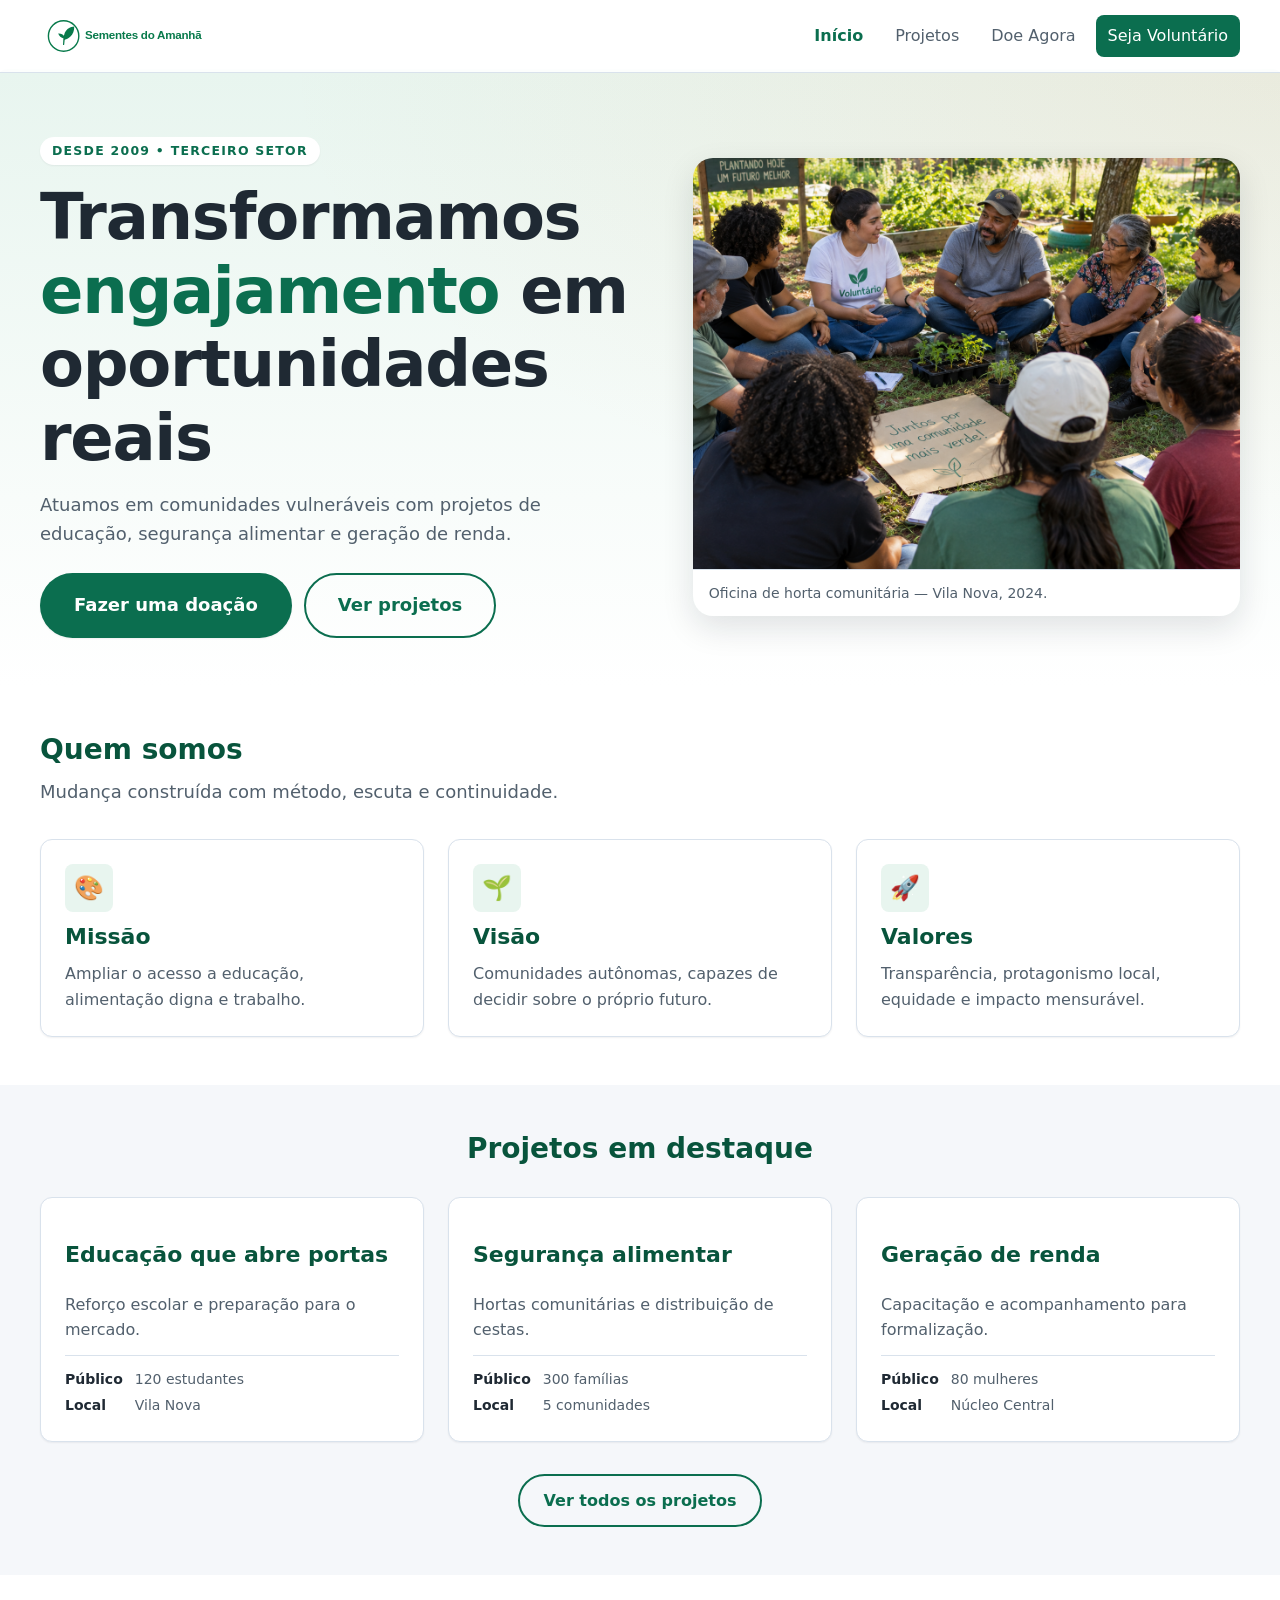
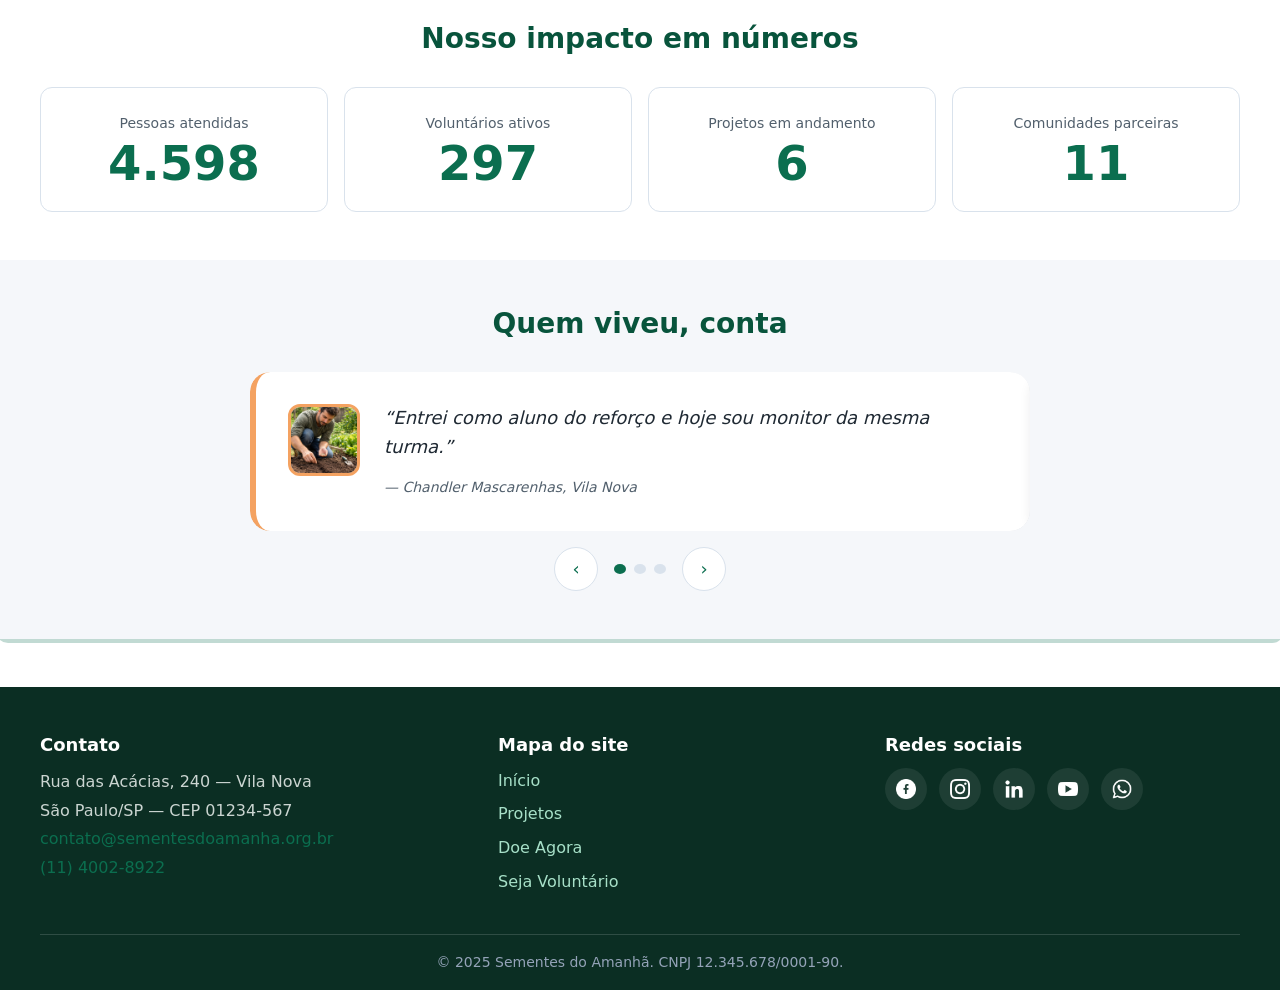
<file: index.html>
<!DOCTYPE html>
<html lang="pt-BR">
<head>
  <meta charset="UTF-8">
  <meta name="viewport" content="width=device-width, initial-scale=1.0">
  <meta name="description" content="ONG Sementes do Amanhã: educação, segurança alimentar e geração de renda.">
  <meta name="theme-color" content="#0b6e4f">
  <title>Sementes do Amanhã</title>
  <link rel="icon" type="image/svg+xml" href="assets/img/icones/sementes_do_amanha_logo.svg">
  <link rel="stylesheet" href="css/base.css">
  <link rel="stylesheet" href="css/layout.css">
  <link rel="stylesheet" href="css/components.css">
</head>
<body>

  <a class="skip-link" href="#main">Pular para o conteúdo principal</a>

  <header class="header" role="banner">
    <div class="container header__inner">
      <a class="header__logo" href="#/" data-link aria-label="Sementes do Amanhã — página inicial">
        <img src="assets/img/icones/sementes_do_amanha_logo.svg" alt="Logotipo Sementes do Amanhã" width="160" height="44">
      </a>

      <button class="header__toggle" type="button" aria-expanded="false" aria-controls="menu-principal" aria-label="Abrir menu">
        <span class="sr-only">Menu</span>
      </button>

      <nav class="nav" id="menu-principal" data-open="false" aria-label="Navegação principal">
        <ul class="nav__list">
          <li><a class="nav__link" href="#/" data-link>Início</a></li>
          <li><a class="nav__link" href="#/projetos" data-link>Projetos</a></li>
          <li><a class="nav__link" href="#/doacao" data-link>Doe Agora</a></li>
          <li><a class="nav__link nav__link--cta" href="#/voluntario" data-link>Seja Voluntário</a></li>
        </ul>
      </nav>
    </div>
  </header>

  <main id="main" class="main" tabindex="-1" aria-live="polite">
    <p class="sr-only" role="status" aria-live="polite" data-route-announcer></p>
    <!-- As views são injetadas aqui pelo router -->
  </main>

  <footer class="footer" role="contentinfo">
    <div class="container">
      <div class="footer__grid">
        <div>
          <h2 class="footer__title">Contato</h2>
          <address>
            Rua das Acácias, 240 — Vila Nova<br>
            São Paulo/SP — CEP 01234-567<br>
            <a href="mailto:contato@sementesdoamanha.org.br">contato@sementesdoamanha.org.br</a><br>
            <a href="tel:+551140028922">(11) 4002-8922</a>
          </address>
        </div>

        <nav aria-labelledby="footer-mapa">
          <h2 class="footer__title" id="footer-mapa">Mapa do site</h2>
          <ul class="footer__list">
            <li><a href="#/" data-link>Início</a></li>
            <li><a href="#/projetos" data-link>Projetos</a></li>
            <li><a href="#/doacao" data-link>Doe Agora</a></li>
            <li><a href="#/voluntario" data-link>Seja Voluntário</a></li>
          </ul>
        </nav>

        <div>
          <h2 class="footer__title">Redes sociais</h2>
          <ul class="social">
            <li><a class="social__link" href="#" aria-label="Facebook"><img src="assets/img/og/facebook.png" alt="" width="20" height="20" loading="lazy"></a></li>
            <li><a class="social__link" href="#" aria-label="Instagram"><img src="assets/img/og/instagram.png" alt="" width="20" height="20" loading="lazy"></a></li>
            <li><a class="social__link" href="#" aria-label="LinkedIn"><img src="assets/img/og/linkedin.png" alt="" width="20" height="20" loading="lazy"></a></li>
            <li><a class="social__link" href="#" aria-label="YouTube"><img src="assets/img/og/youtube.png" alt="" width="20" height="20" loading="lazy"></a></li>
            <li><a class="social__link" href="#" aria-label="WhatsApp"><img src="assets/img/og/whatsapp.png" alt="" width="20" height="20" loading="lazy"></a></li>
          </ul>
        </div>
      </div>
      <p class="footer__bottom">© 2025 Sementes do Amanhã. CNPJ 12.345.678/0001-90.</p>
    </div>
  </footer>

  <div class="toast" role="status" aria-live="polite" data-toast></div>

  <!-- Templates nativos usados pelo JavaScript -->
  <template id="tpl-card-projeto">
    <article class="card project-card">
      <span class="project-card__badge" data-badge></span>
      <h3 class="card__title" data-title></h3>
      <p class="card__text" data-text></p>
      <dl class="project-card__meta">
        <dt>Público</dt><dd data-publico></dd>
        <dt>Local</dt><dd data-local></dd>
      </dl>
    </article>
  </template>

  <template id="tpl-slide-depoimento">
    <blockquote class="carousel__slide">
      <img data-avatar alt="" width="72" height="72" loading="lazy">
      <div>
        <p class="carousel__quote" data-quote></p>
        <cite class="carousel__author" data-author></cite>
      </div>
    </blockquote>
  </template>

  <template id="tpl-historico-item">
    <li class="history__item">
      <strong data-tipo></strong>
      <span data-resumo></span>
      <time data-data></time>
    </li>
  </template>

  <script type="module" src="js/app.js"></script>
</body>
</html>
</file>
<file: css/base.css>
/* =========================================================
   base.css — reset + design tokens
   ========================================================= */

/* ---------------------------------------------------------
   1. Design tokens
   --------------------------------------------------------- */
:root {
  /* Cores — marca */
  --color-primary:        #0b6e4f;
  --color-primary-dark:   #08543c;
  --color-primary-light:  #e8f5ef;
  --color-secondary:      #f4a261;
  --color-secondary-dark: #e08c4a;
  --color-accent:         #2d6a4f;

  /* Cores — neutras */
  --color-text:        #1f2933;
  --color-text-soft:   #52606d;
  --color-text-invert: #ffffff;
  --color-bg:          #ffffff;
  --color-bg-soft:     #f5f7fa;
  --color-bg-dark:     #0b2e23;
  --color-border:      #d9e2ec;

  /* Cores — feedback */
  --color-error:   #c0392b;
  --color-success: #10b981;
  --color-warning: #f59e0b;
  --color-info:    #3b82f6;

  /* Tipografia */
  --font-sans: system-ui, -apple-system, "Segoe UI", Roboto, Ubuntu, sans-serif;
  --fs-xs:   0.78rem;
  --fs-sm:   0.875rem;
  --fs-base: 1rem;
  --fs-lg:   1.125rem;
  --fs-xl:   1.375rem;
  --fs-2xl:  1.75rem;
  --fs-3xl:  clamp(2rem, 4vw + 1rem, 3rem);
  --fs-4xl:  clamp(2.5rem, 6vw + 1rem, 4rem);
  --lh-tight: 1.15;
  --lh-base:  1.6;

  /* Espaçamento — escala 4/8/12/16/24/32/48/64 */
  --sp-1: 0.25rem;
  --sp-2: 0.5rem;
  --sp-3: 0.75rem;
  --sp-4: 1rem;
  --sp-5: 1.5rem;
  --sp-6: 2rem;
  --sp-7: 3rem;
  --sp-8: 4rem;

  /* Layout */
  --container-max: 1200px;
  --radius-sm:  8px;
  --radius-md:  12px;
  --radius-lg:  20px;
  --radius-full: 999px;

  /* Sombras */
  --shadow-sm: 0 1px 2px rgba(15, 23, 42, 0.06);
  --shadow-md: 0 4px 12px rgba(15, 23, 42, 0.08);
  --shadow-lg: 0 12px 32px rgba(15, 23, 42, 0.12);
  --shadow-focus: 0 0 0 4px rgba(11, 110, 79, 0.25);

  /* Transições */
  --transition-fast: 0.15s ease;
  --transition-base: 0.25s ease;
  --transition-slow: 0.4s ease;

  /* Header */
  --header-h: 72px;
}

/* ---------------------------------------------------------
   2. Reset moderno
   --------------------------------------------------------- */
*,
*::before,
*::after { box-sizing: border-box; }

* { margin: 0; }

html {
  scroll-behavior: smooth;
  -webkit-text-size-adjust: 100%;
}

body {
  font-family: var(--font-sans);
  font-size: var(--fs-base);
  line-height: var(--lh-base);
  color: var(--color-text);
  background: var(--color-bg);
  -webkit-font-smoothing: antialiased;
}

img, svg, video {
  display: block;
  max-width: 100%;
  height: auto;
}

input, button, textarea, select { font: inherit; }

a {
  color: var(--color-primary);
  text-decoration: none;
  transition: color var(--transition-fast);
}

a:hover { color: var(--color-primary-dark); }

ul, ol { padding: 0; list-style: none; }

h1, h2, h3, h4 {
  line-height: var(--lh-tight);
  font-weight: 700;
}

/* ---------------------------------------------------------
   3. Acessibilidade
   --------------------------------------------------------- */
.sr-only {
  position: absolute;
  width: 1px; height: 1px;
  padding: 0; margin: -1px;
  overflow: hidden;
  clip: rect(0,0,0,0);
  white-space: nowrap;
  border: 0;
}

.skip-link {
  position: absolute;
  top: -100px;
  left: var(--sp-4);
  padding: var(--sp-3) var(--sp-4);
  background: var(--color-primary);
  color: var(--color-text-invert);
  border-radius: var(--radius-sm);
  z-index: 9999;
  transition: top var(--transition-fast);
}
.skip-link:focus { top: var(--sp-4); }

:focus-visible {
  outline: none;
  box-shadow: var(--shadow-focus);
  border-radius: var(--radius-sm);
}

@media (prefers-reduced-motion: reduce) {
  *, *::before, *::after {
    animation-duration: 0.01ms !important;
    transition-duration: 0.01ms !important;
    scroll-behavior: auto !important;
  }
}

/* ---------------------------------------------------------
   4. Utilitários
   --------------------------------------------------------- */
.container {
  width: min(100% - var(--sp-5), var(--container-max));
  margin-inline: auto;
}

.text-center { text-align: center; }
.mt-4 { margin-top: var(--sp-4); }
.mt-5 { margin-top: var(--sp-5); }
.mt-6 { margin-top: var(--sp-6); }
.mb-4 { margin-bottom: var(--sp-4); }
.hidden { display: none !important; }
</file>
<file: css/layout.css>
/* =========================================================
   layout.css — estrutura macro da SPA
   ========================================================= */

/* ---------------------------------------------------------
   1. Header fixo
   --------------------------------------------------------- */
.header {
  position: sticky;
  top: 0;
  z-index: 100;
  background: rgba(255, 255, 255, 0.92);
  backdrop-filter: saturate(180%) blur(12px);
  -webkit-backdrop-filter: saturate(180%) blur(12px);
  border-bottom: 1px solid var(--color-border);
}

.header__inner {
  display: flex;
  align-items: center;
  justify-content: space-between;
  gap: var(--sp-4);
  height: var(--header-h);
}

.header__logo { display: inline-flex; align-items: center; }
.header__logo img { height: 44px; width: auto; }

.header__toggle {
  display: none;
  width: 44px; height: 44px;
  background: transparent;
  border: 1px solid var(--color-border);
  border-radius: var(--radius-sm);
  cursor: pointer;
  position: relative;
}
.header__toggle::before,
.header__toggle::after {
  content: "";
  position: absolute;
  left: 50%; transform: translateX(-50%);
  width: 22px; height: 2px;
  background: var(--color-primary);
  transition: transform var(--transition-base), top var(--transition-base);
}
.header__toggle::before { top: 15px; }
.header__toggle::after  { top: 27px; }
.header__toggle[aria-expanded="true"]::before { top: 21px; transform: translateX(-50%) rotate(45deg); }
.header__toggle[aria-expanded="true"]::after  { top: 21px; transform: translateX(-50%) rotate(-45deg); }

.nav__list {
  display: flex;
  align-items: center;
  gap: var(--sp-2);
}

.nav__link {
  display: inline-block;
  padding: var(--sp-2) var(--sp-3);
  border-radius: var(--radius-sm);
  font-weight: 500;
  color: var(--color-text-soft);
  transition: color var(--transition-fast), background var(--transition-fast);
}
.nav__link:hover,
.nav__link:focus { color: var(--color-primary); background: var(--color-primary-light); }
.nav__link[aria-current="page"] { color: var(--color-primary); font-weight: 600; }
.nav__link--cta {
  background: var(--color-primary);
  color: var(--color-text-invert);
}
.nav__link--cta:hover { background: var(--color-primary-dark); color: var(--color-text-invert); }

/* Menu mobile */
@media (max-width: 860px) {
  .header__toggle { display: block; }
  .nav {
    position: fixed;
    inset: var(--header-h) 0 auto 0;
    background: #fff;
    border-bottom: 1px solid var(--color-border);
    max-height: 0;
    overflow: hidden;
    transition: max-height var(--transition-slow);
    box-shadow: var(--shadow-md);
  }
  .nav[data-open="true"] { max-height: 420px; }
  .nav__list {
    flex-direction: column;
    align-items: stretch;
    padding: var(--sp-3) var(--sp-4) var(--sp-5);
    gap: var(--sp-1);
  }
  .nav__link { padding: var(--sp-3) var(--sp-4); }
}

/* ---------------------------------------------------------
   2. Main — container das views
   --------------------------------------------------------- */
.main {
  min-height: calc(100vh - var(--header-h) - 320px);
  display: block;
  animation: viewFadeIn var(--transition-base) ease;
}

.main:focus { outline: none; }

@keyframes viewFadeIn {
  from { opacity: 0; transform: translateY(8px); }
  to   { opacity: 1; transform: translateY(0); }
}

/* ---------------------------------------------------------
   3. Seções e grids
   --------------------------------------------------------- */
.section { padding: var(--sp-7) 0; }
.section--soft { background: var(--color-bg-soft); }
.section--dark { background: var(--color-bg-dark); color: var(--color-text-invert); }

.section__header {
  max-width: 62ch;
  margin-bottom: var(--sp-6);
}
.section__header--center {
  margin-inline: auto;
  text-align: center;
}

.section__title {
  font-size: var(--fs-2xl);
  margin-bottom: var(--sp-3);
  color: var(--color-primary-dark);
}
.section__title--invert { color: var(--color-text-invert); }

.section__subtitle {
  color: var(--color-text-soft);
  font-size: var(--fs-lg);
}

.grid { display: grid; gap: var(--sp-5); }
.grid--2 { grid-template-columns: repeat(2, 1fr); }
.grid--3 { grid-template-columns: repeat(3, 1fr); }
.grid--4 { grid-template-columns: repeat(4, 1fr); }

/* ---------------------------------------------------------
   4. Hero
   --------------------------------------------------------- */
.hero {
  padding: var(--sp-8) 0 var(--sp-7);
  background:
    radial-gradient(ellipse at top right, rgba(244, 162, 97, 0.12), transparent 55%),
    linear-gradient(180deg, var(--color-primary-light) 0%, var(--color-bg) 100%);
}

.hero__grid {
  display: grid;
  grid-template-columns: 1.05fr 0.95fr;
  gap: var(--sp-7);
  align-items: center;
}

.hero__eyebrow {
  display: inline-block;
  font-size: var(--fs-xs);
  font-weight: 700;
  text-transform: uppercase;
  letter-spacing: 0.1em;
  color: var(--color-primary);
  background: #fff;
  padding: var(--sp-1) var(--sp-3);
  border-radius: var(--radius-full);
  margin-bottom: var(--sp-4);
  box-shadow: var(--shadow-sm);
}

.hero__title {
  font-size: var(--fs-4xl);
  letter-spacing: -0.02em;
  margin-bottom: var(--sp-4);
}
.hero__title em { font-style: normal; color: var(--color-primary); }

.hero__lead {
  font-size: var(--fs-lg);
  color: var(--color-text-soft);
  max-width: 52ch;
  margin-bottom: var(--sp-5);
}

.hero__actions {
  display: flex;
  flex-wrap: wrap;
  gap: var(--sp-3);
}

.hero__figure {
  margin: 0;
  border-radius: var(--radius-lg);
  overflow: hidden;
  box-shadow: var(--shadow-lg);
  background: var(--color-primary-light);
}
.hero__figure img {
  width: 100%;
  aspect-ratio: 4 / 3;
  object-fit: cover;
}
.hero__caption {
  padding: var(--sp-3) var(--sp-4);
  font-size: var(--fs-sm);
  color: var(--color-text-soft);
  background: #fff;
  border-top: 1px solid var(--color-border);
}

/* ---------------------------------------------------------
   5. Footer
   --------------------------------------------------------- */
.footer {
  background: var(--color-bg-dark);
  color: #cbd5d1;
  padding: var(--sp-7) 0 var(--sp-4);
  margin-top: var(--sp-7);
}
.footer__grid {
  display: grid;
  grid-template-columns: 1.2fr 1fr 1fr;
  gap: var(--sp-6);
  margin-bottom: var(--sp-6);
}
.footer__title {
  color: #fff;
  font-size: var(--fs-lg);
  margin-bottom: var(--sp-3);
}
.footer__list li { margin-bottom: var(--sp-2); }
.footer__list a { color: #a7e0c8; }
.footer__list a:hover { color: #fff; }
.footer address { font-style: normal; line-height: 1.8; }
.footer__bottom {
  border-top: 1px solid rgba(255,255,255,0.15);
  padding-top: var(--sp-4);
  text-align: center;
  font-size: var(--fs-sm);
  color: #94a3b8;
}

/* ---------------------------------------------------------
   6. Media queries gerais
   --------------------------------------------------------- */
@media (max-width: 960px) {
  .hero__grid { grid-template-columns: 1fr; }
  .grid--4 { grid-template-columns: repeat(2, 1fr); }
}

@media (max-width: 860px) {
  .grid--3 { grid-template-columns: repeat(2, 1fr); }
}

@media (max-width: 720px) {
  .grid--2, .grid--3, .grid--4 { grid-template-columns: 1fr; }
  .footer__grid { grid-template-columns: 1fr; }
  .stats { grid-template-columns: repeat(2, 1fr); }
}

@media (max-width: 520px) {
  .hero { padding: var(--sp-6) 0; }
}
</file>
<file: css/components.css>
/* =========================================================
   components.css — componentes reutilizáveis
   ========================================================= */

/* ---------------------------------------------------------
   1. Botões
   --------------------------------------------------------- */
.btn {
  display: inline-flex;
  align-items: center;
  justify-content: center;
  gap: var(--sp-2);
  padding: var(--sp-3) var(--sp-5);
  border-radius: var(--radius-full);
  border: 2px solid transparent;
  font-weight: 600;
  cursor: pointer;
  transition: transform var(--transition-fast),
              background var(--transition-fast),
              color var(--transition-fast),
              box-shadow var(--transition-fast);
  white-space: nowrap;
}
.btn:hover { transform: translateY(-1px); }
.btn:active { transform: translateY(0); }
.btn[disabled] { opacity: 0.6; cursor: not-allowed; transform: none; }

.btn--primary {
  background: var(--color-primary);
  color: var(--color-text-invert);
  box-shadow: var(--shadow-sm);
}
.btn--primary:hover {
  background: var(--color-primary-dark);
  color: var(--color-text-invert);
  box-shadow: var(--shadow-md);
}
.btn--secondary {
  background: transparent;
  color: var(--color-primary);
  border-color: var(--color-primary);
}
.btn--secondary:hover { background: var(--color-primary-light); }
.btn--ghost { background: transparent; color: var(--color-text); }
.btn--ghost:hover { background: var(--color-bg-soft); }
.btn--block { width: 100%; }
.btn--lg { padding: var(--sp-4) var(--sp-6); font-size: var(--fs-lg); }

/* ---------------------------------------------------------
   2. Cards
   --------------------------------------------------------- */
.card {
  background: #fff;
  border: 1px solid var(--color-border);
  border-radius: var(--radius-md);
  padding: var(--sp-5);
  box-shadow: var(--shadow-sm);
  transition: transform var(--transition-base), box-shadow var(--transition-base);
}
.card:hover {
  transform: translateY(-4px);
  box-shadow: var(--shadow-lg);
}
.card__title {
  font-size: var(--fs-xl);
  color: var(--color-primary-dark);
  margin-bottom: var(--sp-3);
}
.card__text { color: var(--color-text-soft); }
.card__icon {
  width: 48px; height: 48px;
  display: inline-flex;
  align-items: center;
  justify-content: center;
  background: var(--color-primary-light);
  color: var(--color-primary);
  border-radius: var(--radius-sm);
  margin-bottom: var(--sp-3);
  font-size: 1.5rem;
}

.project-card { display: flex; flex-direction: column; gap: var(--sp-3); }
.project-card__badge {
  display: inline-block;
  font-size: var(--fs-xs);
  font-weight: 700;
  text-transform: uppercase;
  letter-spacing: 0.05em;
  padding: var(--sp-1) var(--sp-3);
  border-radius: var(--radius-full);
  align-self: flex-start;
}
.project-card__badge--active   { background: #d1fae5; color: #065f46; }
.project-card__badge--planning { background: #fef3c7; color: #92400e; }

.project-card__meta {
  display: grid;
  grid-template-columns: max-content 1fr;
  gap: var(--sp-1) var(--sp-3);
  font-size: var(--fs-sm);
  color: var(--color-text-soft);
  padding-top: var(--sp-3);
  border-top: 1px solid var(--color-border);
}
.project-card__meta dt { font-weight: 600; color: var(--color-text); }

/* ---------------------------------------------------------
   3. Indicadores
   --------------------------------------------------------- */
.stats { display: grid; grid-template-columns: repeat(4, 1fr); gap: var(--sp-4); }
.stat {
  background: #fff;
  border-radius: var(--radius-md);
  padding: var(--sp-5);
  text-align: center;
  border: 1px solid var(--color-border);
  transition: transform var(--transition-base);
}
.stat:hover { transform: translateY(-3px); }
.stat dt { font-size: var(--fs-sm); color: var(--color-text-soft); margin-bottom: var(--sp-1); }
.stat dd {
  font-size: var(--fs-3xl);
  font-weight: 800;
  line-height: 1;
  color: var(--color-primary);
  font-variant-numeric: tabular-nums;
}

/* ---------------------------------------------------------
   4. Filtros
   --------------------------------------------------------- */
.filters { display: flex; flex-wrap: wrap; gap: var(--sp-2); margin-bottom: var(--sp-6); }
.filters__btn {
  padding: var(--sp-2) var(--sp-4);
  background: #fff;
  border: 1px solid var(--color-border);
  border-radius: var(--radius-full);
  font-weight: 500;
  color: var(--color-text-soft);
  cursor: pointer;
  transition: all var(--transition-fast);
}
.filters__btn:hover { border-color: var(--color-primary); color: var(--color-primary); }
.filters__btn[aria-pressed="true"] {
  background: var(--color-primary);
  border-color: var(--color-primary);
  color: var(--color-text-invert);
}

/* ---------------------------------------------------------
   5. Carrossel
   --------------------------------------------------------- */
.carousel { position: relative; max-width: 780px; margin-inline: auto; }
.carousel__viewport { overflow: hidden; border-radius: var(--radius-lg); }
.carousel__track { display: flex; transition: transform var(--transition-slow); }
.carousel__slide {
  min-width: 100%;
  padding: var(--sp-6);
  background: #fff;
  border-left: 6px solid var(--color-secondary);
  border-radius: var(--radius-lg);
  box-shadow: var(--shadow-md);
  display: grid;
  grid-template-columns: auto 1fr;
  gap: var(--sp-5);
  align-items: start;
}
.carousel__slide img {
  width: 72px; height: 72px;
  border-radius: var(--radius-md);
  object-fit: cover;
  border: 3px solid var(--color-secondary);
}
.carousel__quote { font-size: var(--fs-lg); font-style: italic; margin-bottom: var(--sp-3); }
.carousel__author { color: var(--color-text-soft); font-size: var(--fs-sm); }
.carousel__controls {
  display: flex;
  justify-content: center;
  align-items: center;
  gap: var(--sp-4);
  margin-top: var(--sp-4);
}
.carousel__btn {
  width: 44px; height: 44px;
  border-radius: 50%;
  border: 1px solid var(--color-border);
  background: #fff;
  cursor: pointer;
  font-size: var(--fs-lg);
  color: var(--color-primary);
  transition: all var(--transition-fast);
}
.carousel__btn:hover { background: var(--color-primary); color: #fff; border-color: var(--color-primary); }
.carousel__dots { display: flex; gap: var(--sp-2); }
.carousel__dot {
  width: 10px; height: 10px;
  border-radius: 50%;
  border: none;
  background: var(--color-border);
  cursor: pointer;
  transition: background var(--transition-fast);
}
.carousel__dot[aria-current="true"] { background: var(--color-primary); }

@media (max-width: 520px) {
  .carousel__slide { grid-template-columns: 1fr; text-align: center; }
  .carousel__slide img { margin-inline: auto; }
}

/* ---------------------------------------------------------
   6. Formulários
   --------------------------------------------------------- */
.form { max-width: 720px; margin-inline: auto; }

.form__fieldset {
  border: 1px solid var(--color-border);
  border-radius: var(--radius-md);
  padding: var(--sp-5);
  margin-bottom: var(--sp-5);
  background: #fff;
}
.form__legend {
  font-weight: 700;
  color: var(--color-primary-dark);
  padding: 0 var(--sp-2);
  font-size: var(--fs-lg);
}

.form__field {
  display: flex;
  flex-direction: column;
  gap: var(--sp-2);
  margin-bottom: var(--sp-4);
}
.form__label { font-weight: 600; font-size: var(--fs-sm); }

.form__input,
.form__select,
.form__textarea {
  width: 100%;
  padding: var(--sp-3) var(--sp-4);
  border: 1px solid var(--color-border);
  border-radius: var(--radius-sm);
  background: #fff;
  transition: border-color var(--transition-fast), box-shadow var(--transition-fast);
}
.form__input:focus,
.form__select:focus,
.form__textarea:focus {
  outline: none;
  border-color: var(--color-primary);
  box-shadow: var(--shadow-focus);
}

.form__input:user-invalid,
.form__select:user-invalid,
.form__textarea:user-invalid {
  border-color: var(--color-error);
  background: #fef2f2;
}
.form__input:user-valid,
.form__select:user-valid {
  border-color: var(--color-success);
  background: #f0fdf4;
}

.form__error {
  font-size: var(--fs-xs);
  color: var(--color-error);
  min-height: 1em;
}

.form__row { display: grid; grid-template-columns: 1fr 1fr; gap: var(--sp-4); }
@media (max-width: 620px) { .form__row { grid-template-columns: 1fr; } }

.form__checkbox { display: flex; align-items: flex-start; gap: var(--sp-3); }
.form__checkbox input { width: auto; margin-top: 4px; }

.form__progress {
  height: 6px;
  background: var(--color-bg-soft);
  border-radius: var(--radius-full);
  overflow: hidden;
  margin-bottom: var(--sp-5);
}
.form__progress-fill {
  height: 100%;
  width: 0;
  background: linear-gradient(90deg, var(--color-primary), var(--color-secondary));
  transition: width var(--transition-base);
}

.donation-values {
  display: grid;
  grid-template-columns: repeat(4, 1fr);
  gap: var(--sp-3);
  margin-bottom: var(--sp-4);
}
.donation-values input[type="radio"] { position: absolute; opacity: 0; pointer-events: none; }
.donation-values label {
  display: flex;
  align-items: center;
  justify-content: center;
  padding: var(--sp-4);
  border: 2px solid var(--color-border);
  border-radius: var(--radius-md);
  cursor: pointer;
  font-weight: 700;
  font-size: var(--fs-lg);
  color: var(--color-text-soft);
  transition: all var(--transition-fast);
}
.donation-values label:hover { border-color: var(--color-primary); color: var(--color-primary); }
.donation-values input:checked + label {
  border-color: var(--color-primary);
  background: var(--color-primary-light);
  color: var(--color-primary-dark);
}
.donation-values input:focus-visible + label { box-shadow: var(--shadow-focus); }
@media (max-width: 620px) { .donation-values { grid-template-columns: repeat(2, 1fr); } }

.form__actions {
  display: flex;
  flex-wrap: wrap;
  gap: var(--sp-3);
  margin-top: var(--sp-4);
}

/* ---------------------------------------------------------
   7. Redes sociais
   --------------------------------------------------------- */
.social { display: flex; flex-wrap: wrap; gap: var(--sp-3); }
.social__link {
  display: inline-flex;
  align-items: center;
  justify-content: center;
  width: 42px; height: 42px;
  border-radius: 50%;
  background: rgba(255,255,255,0.08);
  transition: transform var(--transition-fast), background var(--transition-fast);
}
.social__link:hover { background: rgba(255,255,255,0.2); transform: translateY(-2px); }
.social__link img { width: 20px; height: 20px; filter: brightness(0) invert(1); }

/* ---------------------------------------------------------
   8. Toast
   --------------------------------------------------------- */
.toast {
  display: flex;
  align-items: center;
  gap: var(--sp-3);
  justify-content: space-between;
}
.toast__close {
  background: transparent;
  border: none;
  color: inherit;
  font-size: 1.25rem;
  cursor: pointer;
  padding: 0 var(--sp-2);
  line-height: 1;
}
</file>
